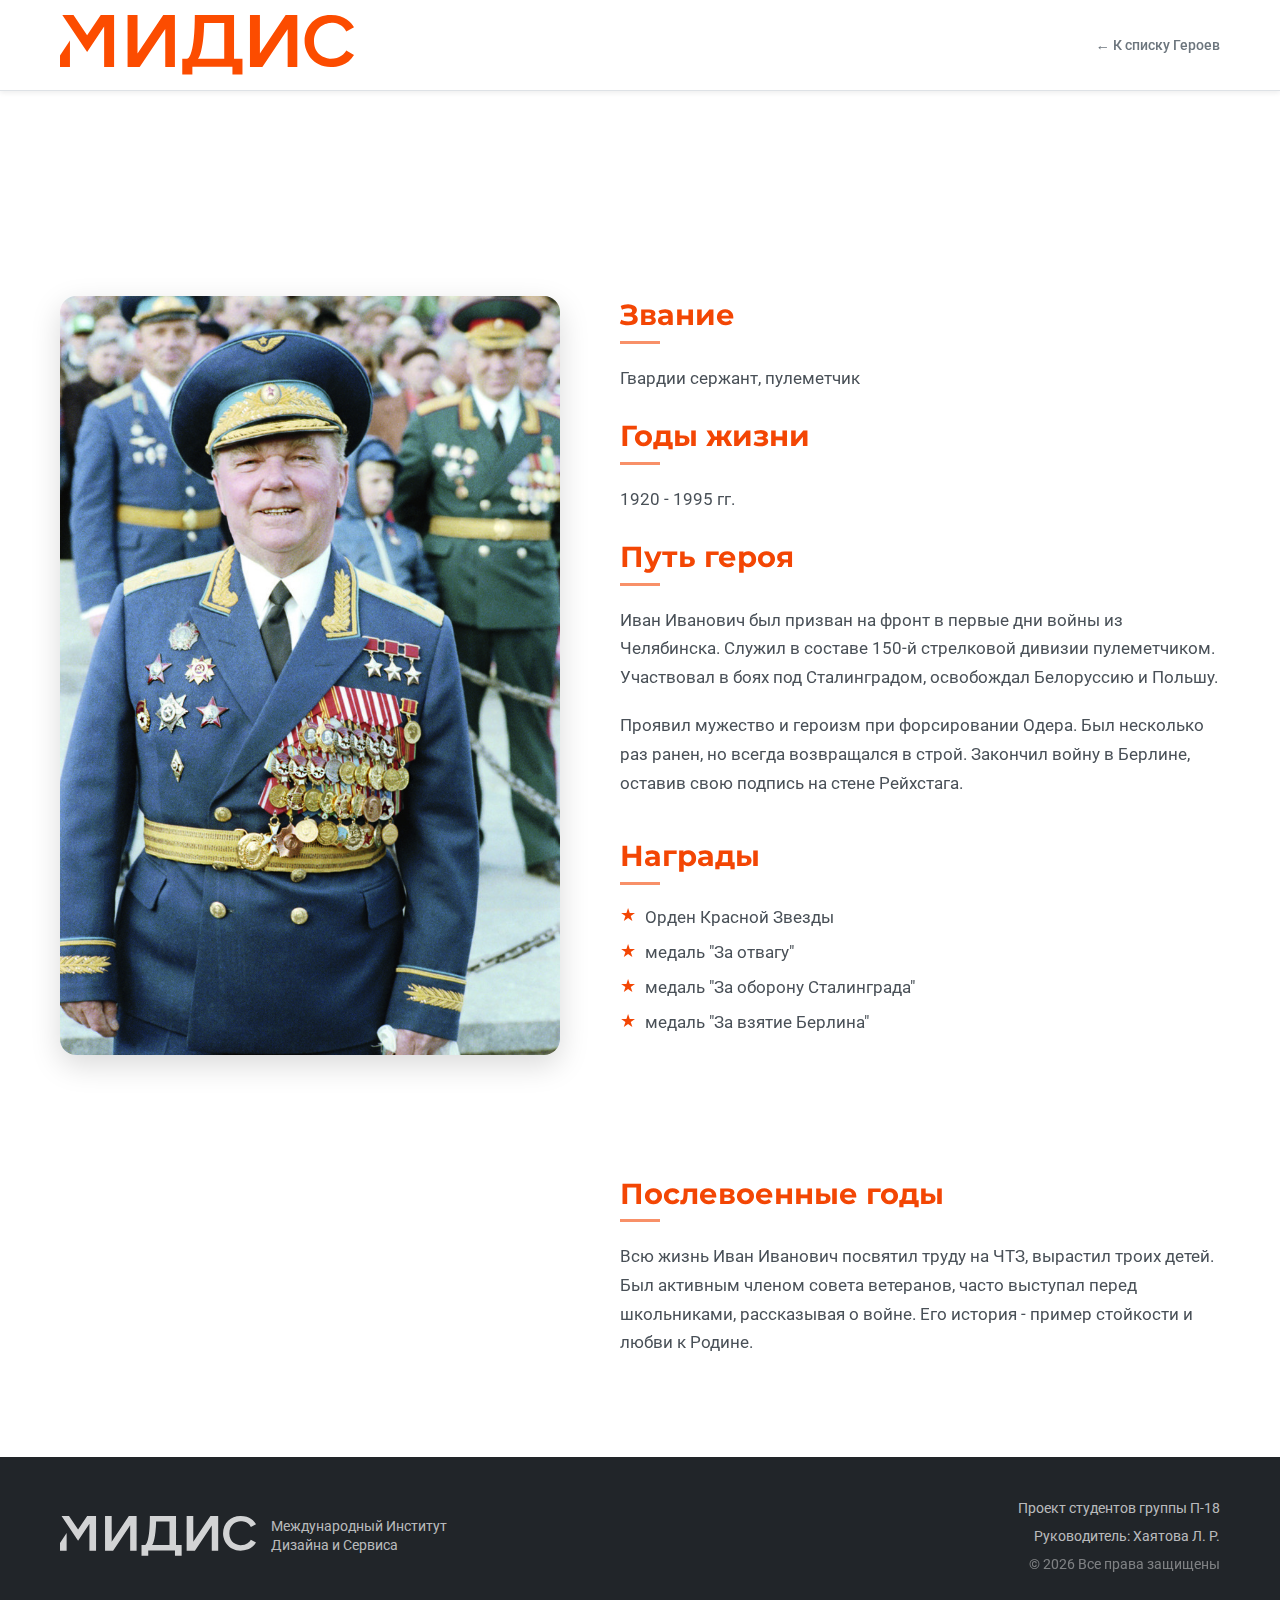
<file: ivanov-ii.html>
<!DOCTYPE html>
<html lang="ru">
<head>
    <meta charset="UTF-8">
    <meta name="viewport" content="width=device-width, initial-scale=1.0">
    <title>Иванов Иван Иванович - Бессмертный Полк МИДИС</title> <!-- Изменил title -->
    <link rel="stylesheet" href="style.css">
    <link rel="icon" href="img/polk-icon.png" type="image/png">
    <script src="script.js" defer></script>
</head>
<body>
     <div class="site-wrapper">
        <header class="site-header">
            <div class="container header-container">
                 <!-- Логотип МИДИС (слева) -->
                 <a href="index.html" class="logo-link">
                    <img src="img/Group.svg" alt="Логотип МИДИС" class="logo">
                 </a>
                 <!-- Ссылка "Назад" справа -->
                 <nav class="details-nav">
                    <a href="index.html#heroes" class="back-link">← К списку Героев</a>
                 </nav>
            </div>
            <!-- Убран details-nav-container -->
        </header>

        <main class="details-page-main">
            <section class="details-header container">
                 <h1 class="details-title animate-on-load fade-in-up">Иванов Иван Натанович</h1>
                 <!-- Новый подзаголовок -->
                 <p class="details-relationship animate-on-load fade-in-up delay-1">Прадедушка Ивановой Арины, студентки группы П-17</p>
            </section>

            <section class="details-content container">
                <div class="details-image-wrapper animate-on-scroll fade-in">
                     <img src="img/ivan.jpg" alt="Фотография Иванова Ивана Ивановича" class="details-image" loading="lazy">
                </div>

                <div class="details-text-wrapper animate-on-scroll fade-in-up">
                     <!-- Звание -->
                     <div class="details-info-block">
                         <h2 class="details-section-title">Звание</h2>
                         <p>Гвардии сержант, пулеметчик</p>
                     </div>

                     <!-- Годы жизни -->
                     <div class="details-info-block">
                        <h2 class="details-section-title">Годы жизни</h2>
                        <p>1920 - 1995 гг.</p>
                    </div>

                    <!-- Боевой путь -->
                    <h2 class="details-section-title">Путь героя</h2>
                    <p>
                        Иван Иванович был призван на фронт в первые дни войны из Челябинска. Служил в составе 150-й стрелковой дивизии пулеметчиком.
                        Участвовал в боях под Сталинградом, освобождал Белоруссию и Польшу.
                    </p>
                     <p>
                        Проявил мужество и героизм при форсировании Одера. Был несколько раз ранен, но всегда возвращался в строй.
                        Закончил войну в Берлине, оставив свою подпись на стене Рейхстага.
                    </p>

                    <!-- Награды -->
                    <h2 class="details-section-title">Награды</h2>
                    <ul class="details-awards-list">
                         <li>Орден Красной Звезды</li>
                         <li>медаль "За отвагу"</li>
                         <li>медаль "За оборону Сталинграда"</li>
                         <li>медаль "За взятие Берлина"</li>
                    </ul>

                     <!-- Цитата -->
                     <blockquote class="details-quote animate-on-scroll fade-in">
                        "Главное было – выжить и победить. Ради тех, кто ждал дома." - из воспоминаний Ивана Ивановича.
                    </blockquote>

                     <!-- Послевоенные годы -->
                     <h2 class="details-section-title">Послевоенные годы</h2>
                     <p>
                        Всю жизнь Иван Иванович посвятил труду на ЧТЗ, вырастил троих детей. Был активным членом совета ветеранов, часто выступал перед школьниками, рассказывая о войне. Его история - пример стойкости и любви к Родине.
                     </p>
                </div>
            </section>

        </main>

        <footer class="site-footer">
             <div class="container footer-container">
                 <div class="footer-logo">
                     <img src="img/Group.svg" alt="Логотип МИДИС" class="logo">
                     <span>Международный Институт<br>Дизайна и Сервиса</span>
                </div>
                <div class="footer-credits">
                    <p>Проект студентов группы П-18</p>
                    <p>Руководитель: Хаятова Л. Р.</p>
                    <p>© <span id="current-year"></span> Все права защищены</p>
                </div>
            </div>
        </footer>
    </div> <!-- /site-wrapper -->
</body>
</html>
</file>
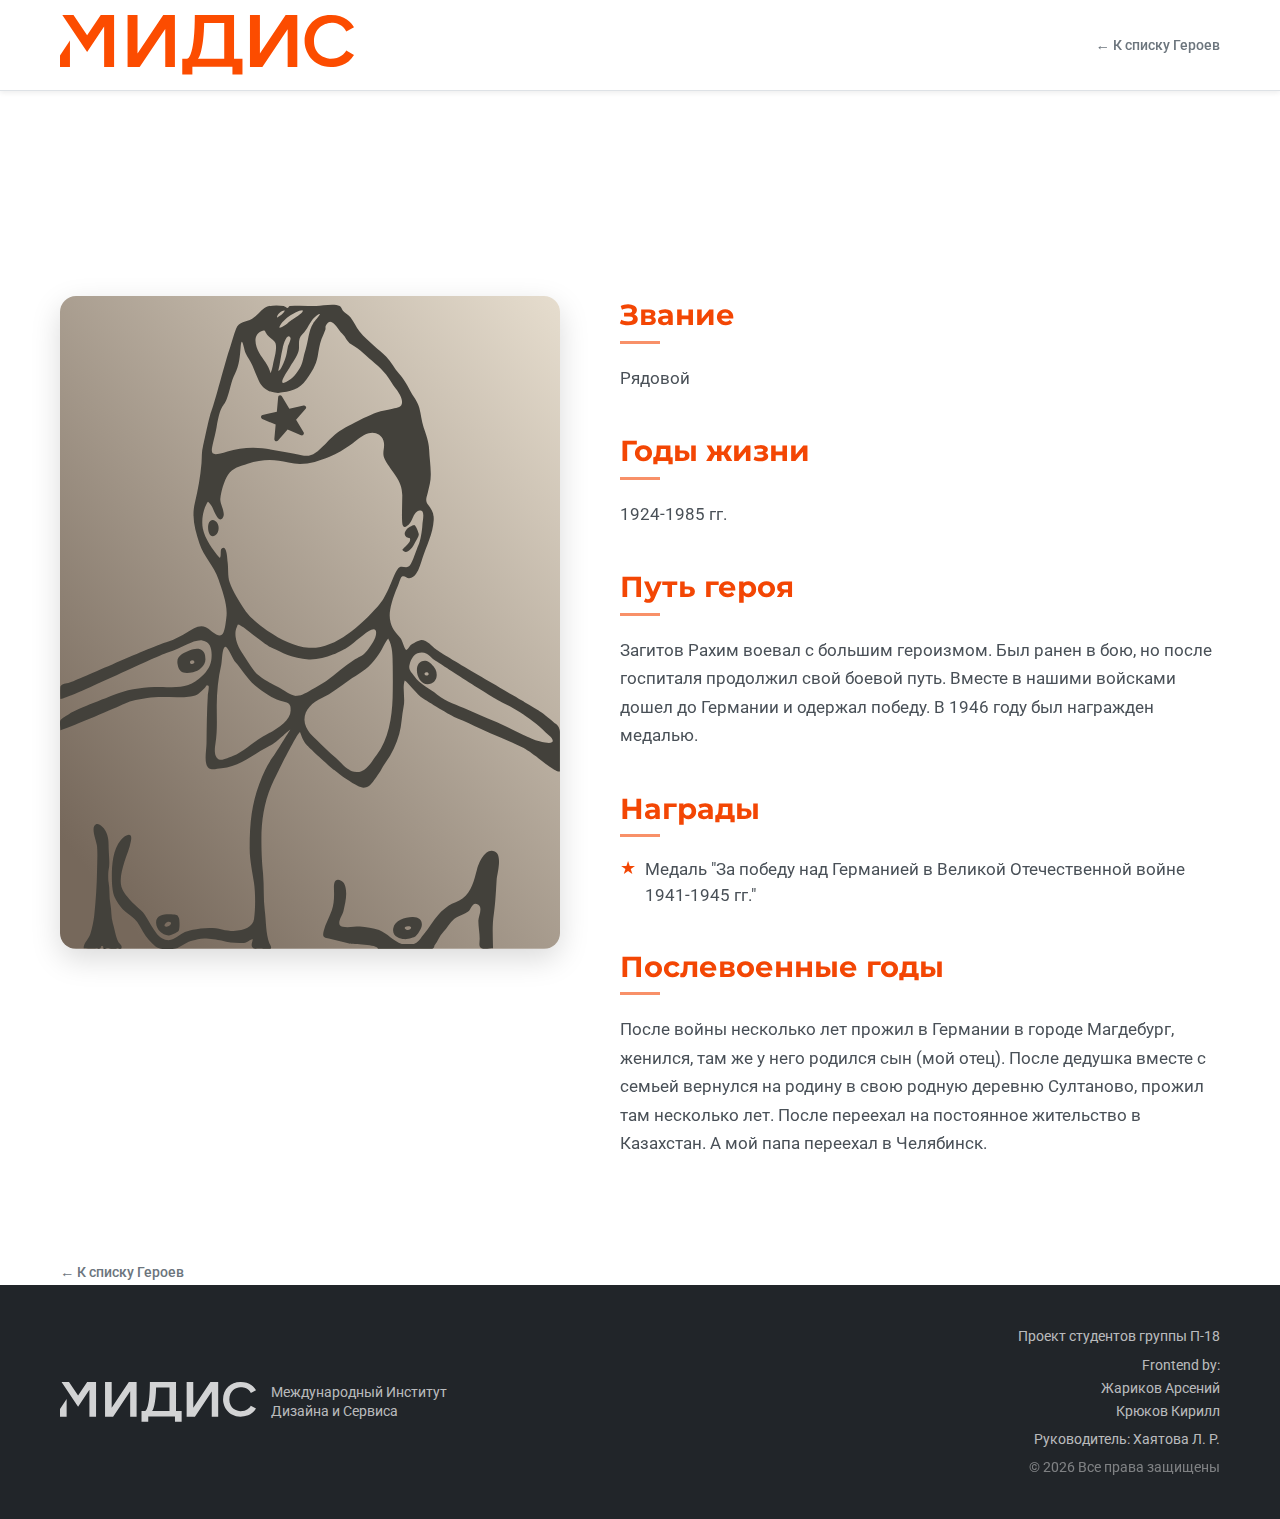
<file: zagitov.html>
<!DOCTYPE html>
<html lang="ru">
<head>
    <meta charset="UTF-8">
    <meta name="viewport" content="width=device-width, initial-scale=1.0">
    <title>Иванов Иван Иванович - Бессмертный Полк МИДИС</title>
    <link rel="stylesheet" href="style.css">
    <link rel="icon" href="img/polk-icon.png" type="image/png">
    <script src="script.js" defer></script>
</head>
<body>
     <div class="site-wrapper">
        <header class="site-header">
            <div class="container header-container">
                 <!-- Логотип МИДИС (слева) -->
                 <a href="index.html" class="logo-link">
                    <img src="img/Group.svg" alt="Логотип МИДИС" class="logo">
                 </a>
                 <!-- Ссылка "Назад" справа -->
                 <nav class="details-nav">
                    <a href="index.html#heroes" class="back-link">← К списку Героев</a>
                 </nav>
            </div>
        </header>

        <main class="details-page-main">
            <section class="details-header container">
                 <h1 class="details-title animate-on-load fade-in-up">Загитов Рахим Мухаммедович</h1>
                 <p class="details-relationship animate-on-load fade-in-up delay-1">Дедушка Хаятовой Лилии Рэхтямовна, преподавателя кафедры математики и информатики</p>
            </section>

            <section class="details-content container">
                <div class="details-image-wrapper animate-on-scroll fade-in">
                     <img src="img/soldier.svg" alt="Фотография Иванова Ивана Ивановича" class="details-image" loading="lazy">
                </div>

                <div class="details-text-wrapper animate-on-scroll fade-in-up">
                     <!-- Звание -->
                         <h2 class="details-section-title">Звание</h2>
                         <p>Рядовой</p>
                     <!-- Годы жизни -->
                        <h2 class="details-section-title">Годы жизни</h2>
                        <p>1924-1985 гг.</p>


                    <!-- Боевой путь -->
                    <h2 class="details-section-title">Путь героя</h2>
                    <p>
                        Загитов Рахим воевал с большим героизмом. Был ранен в бою, но после госпиталя продолжил свой боевой путь. Вместе в нашими войсками дошел до Германии и одержал победу. В 1946 году был награжден медалью.
                    </p>

                    <!-- Награды -->
                    <h2 class="details-section-title">Награды</h2>
                    <ul class="details-awards-list">
                         <li>Медаль "За победу над Германией в Великой Отечественной войне 1941-1945 гг."</li>
                    </ul>

                     <!-- Послевоенные годы -->
                     <h2 class="details-section-title">Послевоенные годы</h2>
                     <p>
                        После войны несколько лет прожил в Германии в городе Магдебург, женился, там же у него родился сын (мой отец). После дедушка вместе с семьей вернулся на родину в свою родную деревню Султаново, прожил там несколько лет. После переехал на постоянное жительство в Казахстан. А мой папа переехал в Челябинск.
                     </p>
                </div>
            </section>

        </main> <!-- Закрывающий тег main -->

        <!-- =========================================== -->
        <!-- === Кнопка "Назад" только для мобильных === -->
        <!-- =========================================== -->
        <div class="details-back-link-mobile container">
             <a href="index.html#heroes" class="back-link">← К списку Героев</a>
        </div>
        <!-- =========================================== -->


        <footer class="site-footer">
             <div class="container footer-container">
                 <div class="footer-logo">
                     <img src="img/Group.svg" alt="Логотип МИДИС" class="logo">
                     <span>Международный Институт<br>Дизайна и Сервиса</span>
                </div>
                <div class="footer-credits">
                    <p>Проект студентов группы П-18</p>
                    <p>Frontend by: <br>
                        Жариков Арсений<br>
                        Крюков Кирилл
                   </p>
                    <p>Руководитель: Хаятова Л. Р.</p>
                    <p>© <span id="current-year"></span> Все права защищены</p>
                </div>
            </div>
        </footer>
    </div> <!-- /site-wrapper -->
</body>
</html>
</file>
<file: style.css>
/* style.css */
@import url('https://fonts.googleapis.com/css2?family=Montserrat:wght@400;600;700;800&family=Roboto:wght@400;500&display=swap');

:root {
    --font-primary: 'Montserrat', sans-serif;
    --font-secondary: 'Roboto', sans-serif;

    --color-primary: #F34604; /* Основной оранжевый МИДИС */
    --color-primary-dark: #F34604;
    --color-text: #212529;
    --color-text-muted: #6C757D;
    --color-background: #FFFFFF;
    --color-background-alt: #F8F9FA;
    --color-border: #dee2e6;
    --color-overlay: rgba(0, 0, 0, 0.4); /* Для оверлеев на изображениях */

    --border-radius-sm: 4px;
    --border-radius-md: 8px;
    --border-radius-lg: 16px;

    --shadow-sm: 0 2px 5px rgba(0, 0, 0, 0.07);
    --shadow-md: 0 5px 15px rgba(0, 0, 0, 0.1);
    --shadow-lg: 0 10px 30px rgba(0, 0, 0, 0.15);

    --transition-speed: 0.3s;
}

/* Базовые настройки */
*,
*::before,
*::after {
    box-sizing: border-box;
    margin: 0;
    padding: 0;
}

html {
    scroll-behavior: smooth;
    font-size: 16px; /* Базовый размер шрифта */
}

body {
    font-family: var(--font-secondary);
    line-height: 1.7;
    color: var(--color-text);
    background-color: var(--color-background);
    -webkit-font-smoothing: antialiased;
    -moz-osx-font-smoothing: grayscale;
    overflow-x: hidden; /* Предотвращение горизонтальной прокрутки */
}

.site-wrapper {
    display: flex;
    flex-direction: column;
    min-height: 100vh;
}

main {
    flex-grow: 1;
}

.container {
    width: 100%;
    max-width: 1200px;
    margin: 0 auto;
    padding: 0 20px;
}

img {
    max-width: 100%;
    height: auto;
    display: block;
    vertical-align: middle;
}

a {
    color: var(--color-primary);
    text-decoration: none;
    transition: color var(--transition-speed) ease;
}

a:hover {
    color: var(--color-primary-dark);
}

h1, h2, h3, h4, h5, h6 {
    font-family: var(--font-primary);
    font-weight: 700;
    line-height: 1.3;
    color: var(--color-text);
}

/* Шапка */
.site-header {
    position: sticky;
    top: 0;
    z-index: 100;
    background-color: rgba(255, 255, 255, 0.95);
    backdrop-filter: blur(10px);
    -webkit-backdrop-filter: blur(10px);
    padding: 15px 0;
    border-bottom: 1px solid var(--color-border);
    box-shadow: var(--shadow-sm);
}

.header-container {
    display: flex;
    justify-content: space-between; /* Разносит логотипы по краям */
    align-items: center;
}

.logo {
    height: 60px; /* Ваш размер */
    transition: transform var(--transition-speed) ease;
    display: block; /* Полезно для img в flex */
}
.logo-link:hover .logo {
    transform: scale(1.05);
}
/* Стили для правого лого, если нужны специфичные */
.header-logo-right {
    height: 80px;
     /* Можно добавить стили, если нужно, например, отступ */
     /* margin-left: 20px; */
}

/* Удалены стили для .header-logos-wrapper, .header-separator, .project-info, .details-nav */


/* Hero Section */
.hero-section {
    position: relative;
    min-height: 85vh;
    display: flex;
    flex-direction: column;
    justify-content: center;
    align-items: center;
    text-align: center;
    color: var(--color-background);
    padding: 80px 0 40px;
    overflow: hidden;
}

.hero-background {
    position: absolute;
    top: 0;
    left: 0;
    /* Убраны фиксированные размеры, background-size: cover лучше для адаптивности */
    width: 100%;
    height: 100%;
    background-image: url('./img/123.png');
    background-size: cover;
    background-position: center;
    background-repeat: no-repeat;
    z-index: -2;
}

.hero-overlay {
    position: absolute;
    top: 0;
    left: 0;
    width: 100%;
    height: 100%;
    background: linear-gradient(rgba(0,0,0,0.4), rgba(0,0,0,0.7));
    z-index: -1;
}

.hero-content {
    z-index: 1;
    position: relative;
}

.hero-title {
    font-size: clamp(2.5rem, 6vw, 4.5rem);
    font-weight: 800;
    margin-bottom: 15px;
    color: var(--color-background);
    text-shadow: 2px 2px 8px rgba(0,0,0,0.5);
}

.hero-subtitle {
    font-size: clamp(1rem, 2.5vw, 1.5rem);
    font-weight: 400;
    margin-bottom: 30px;
    color: rgba(255, 255, 255, 0.9);
    max-width: 600px;
    margin-left: auto;
    margin-right: auto;
}
/* Стиль для символа в hero (замените .hero-banner-image, если он был) */
.hero-symbol-image {
     max-width: 150px; /* Настройте размер */
     margin: 30px auto 40px;
}

.scroll-down-link {
    position: absolute;
    bottom: 30px;
    left: 50%;
    transform: translateX(-50%);
    color: var(--color-background);
    opacity: 0.8;
    transition: opacity var(--transition-speed), transform var(--transition-speed);
    animation: bounce 2s infinite;
}
.scroll-down-link svg {
    width: 30px;
    height: 30px;
}
.scroll-down-link:hover {
    opacity: 1;
    transform: translateX(-50%) translateY(3px);
    color: var(--color-background);
}

@keyframes bounce {
  0%, 20%, 50%, 80%, 100% {transform: translateX(-50%) translateY(0);}
  40% {transform: translateX(-50%) translateY(-8px);}
  60% {transform: translateX(-50%) translateY(-4px);}
}


/* Intro Text Section */
.intro-section {
    padding: 80px 20px;
}

.intro-text-wrapper {
    max-width: 750px;
    margin: 0 auto;
    text-align: center;
}
.section-subtitle {
    font-size: 1.8rem;
    font-weight: 700;
    color: var(--color-primary);
    margin-bottom: 25px;
    position: relative;
    display: inline-block;
}
.section-subtitle::after {
    content: '';
    position: absolute;
    bottom: -8px;
    left: 50%;
    transform: translateX(-50%);
    width: 50px;
    height: 3px;
    background-color: var(--color-primary);
    border-radius: 2px;
}
.intro-text-wrapper p {
    font-size: 1.1rem;
    color: var(--color-text-muted);
    margin-bottom: 20px;
}

/* Heroes Section */
.monuments-section {
    padding: 80px 0;
    background-color: var(--color-background);
}

.section-header {
    text-align: center;
    margin-bottom: 60px;
}

.section-title {
    font-size: clamp(2rem, 5vw, 3rem);
    font-weight: 800;
    margin-bottom: 15px;
}
.section-title span {
    color: var(--color-primary);
    display: block;
    font-size: 0.7em;
    font-weight: 700;
    margin-bottom: 5px;
}

.section-description {
    font-size: 1.1rem;
    color: var(--color-text-muted);
    max-width: 900px;
    margin: 0 auto;
}

/* --- Стили для Поиска --- */
.search-wrapper {
    position: relative; /* Для позиционирования иконки */
    margin-bottom: 40px;
    display: flex;
    justify-content: center;
    padding: 0 20px; /* Добавляем padding к wrapper */
    /* max-width: 500px; Убрали отсюда, чтобы не ограничивать wrapper */
    /* margin-left: auto; Убрали */
    /* margin-right: auto; Убрали */
}

.search-input {
    font-family: var(--font-secondary);
    font-size: 1rem;
    padding: 12px 45px 12px 20px; /* top right bottom left (отступ для иконки справа) */
    border: 1px solid var(--color-border);
    border-radius: var(--border-radius-md);
    width: 100%;
    max-width: 500px; /* Ограничиваем ширину самого инпута */
    box-shadow: var(--shadow-sm);
    transition: border-color var(--transition-speed) ease, box-shadow var(--transition-speed) ease;
}

.search-input:focus {
    outline: none;
    border-color: var(--color-primary);
    box-shadow: 0 0 0 3px rgba(232, 122, 48, 0.25);
}

.search-input::-webkit-search-cancel-button,
.search-input::-webkit-search-decoration {
  -webkit-appearance: none;
  appearance: none;
}

.search-icon {
    position: absolute;
    top: 50%;
    /* Позиционируем относительно ПРАВОГО КРАЯ инпута, а не wrapper'а */
    /* Вычисляем: (ширина wrapper'а - макс ширина инпута) / 2 + отступ от края инпута */
    /* Проще спозиционировать относительно правого края wrapper'а и учесть padding */
    right: 35px; /* Отступ от правого края wrapper'а (с учетом padding: 20px) */
    transform: translateY(-50%);
    width: 20px;
    height: 20px;
    stroke: var(--color-primary);
    pointer-events: none;
}
/* Корректировка для search-icon, если max-width инпута активен */
@media (min-width: 540px) { /* 500px инпут + 2*20px padding wrapper'а */
     .search-icon {
        /* Когда инпут достиг макс. ширины, позиционируем относительно него */
         right: calc(50% - 500px / 2 + 45px - 20px - 5px); /* Центр - половина инпута + паддинг - иконка - отступ*/
         /* Альтернатива: Позиционировать относительно левого края */
         /* left: calc(50% + 500px / 2 - 45px); */
         /* Самый простой вариант: оставить right: 35px; если центрирование инпута не критично */
         /* Оставляем right: 35px для простоты, т.к. инпут центрирован через wrapper */
     }
}


.visually-hidden {
  position: absolute;
  width: 1px;
  height: 1px;
  margin: -1px;
  padding: 0;
  overflow: hidden;
  clip: rect(0, 0, 0, 0);
  border: 0;
}

.card-searched-out {
    display: none !important;
}
/* --- Конец стилей для поиска --- */


.monuments-grid {
    display: grid;
    grid-template-columns: repeat(auto-fill, minmax(min(100%, 320px), 1fr));
    gap: 40px;
}

/* Карточка героя */
.monument-card {
    background-color: var(--color-background);
    border-radius: var(--border-radius-lg);
    overflow: hidden;
    box-shadow: var(--shadow-md);
    transition: transform var(--transition-speed) ease, box-shadow var(--transition-speed) ease;
    position: relative;
}

.monument-card:hover {
    transform: translateY(-10px) scale(1.02);
    box-shadow: var(--shadow-lg);
}

.card-link {
    display: block;
    color: inherit;
}
.card-link:hover {
    color: inherit;
}


.card-image-container {
    height: 500px; /* ИЗМЕНЕНО: Увеличено с 250px */
    position: relative;
    overflow: hidden;
    background-color: #e0e0e0;
}
.monument-card:hover .card-image-container img {
     transform: scale(1.1);
}

.card-image-container img {
    width: 100%;
    height: 100%;
    object-fit: cover;
    transition: transform 0.5s ease;
}

.card-image-overlay {
    position: absolute;
    top: 0;
    left: 0;
    width: 100%;
    height: 100%;
    background-color: var(--color-overlay);
    opacity: 0;
    transition: opacity var(--transition-speed) ease;
}
.monument-card:hover .card-image-overlay {
    opacity: 1;
}

.placeholder-style {
    display: flex;
    align-items: center;
    justify-content: center;
    background: linear-gradient(135deg, #f0f0f0, #e0e0e0);
}
.placeholder-icon {
    font-size: 3rem;
    opacity: 0.5;
    font-family: sans-serif; /* Чтобы эмодзи отображался */
}

.card-content {
    padding: 25px;
}

.card-title {
    font-size: 1.3rem;
    font-weight: 700;
    margin-bottom: 10px;
    line-height: 1.4;
    display: -webkit-box;
    -webkit-line-clamp: 2;
    -webkit-box-orient: vertical;
    overflow: hidden;
    min-height: 2.8em;
}

.card-cta {
    display: inline-block;
    font-size: 0.9rem;
    font-weight: 600;
    color: var(--color-primary);
    margin-top: 10px;
    transition: transform var(--transition-speed) ease;
}

.monument-card:hover .card-cta {
    transform: translateX(5px);
    color: var(--color-primary-dark);
}

/* Стили для скрытых карточек */
.monument-card.hidden-card {
    display: none;
}

/* Стили для кнопки "Показать еще" */
.show-more-button {
    display: block;
    margin: 50px auto 30px;
    padding: 12px 30px;
    font-family: var(--font-primary);
    font-size: 1rem;
    font-weight: 600;
    color: var(--color-background);
    background-color: var(--color-primary);
    border: none;
    border-radius: var(--border-radius-md);
    cursor: pointer;
    transition: background-color var(--transition-speed) ease, transform var(--transition-speed) ease, box-shadow var(--transition-speed) ease;
    box-shadow: var(--shadow-sm);
}

.show-more-button:hover {
    background-color: var(--color-primary-dark);
    transform: translateY(-2px);
    box-shadow: var(--shadow-md);
}

.show-more-button:active {
     transform: translateY(0);
     box-shadow: none;
}

.show-more-button.hidden {
    display: none;
}


/* Стили для страницы деталей */
.details-page-main {
    padding-top: 40px;
}
/* Стили для .details-nav удалены, так как элемент удален из HTML */

.back-link { /* Если ссылка "назад" будет добавлена в другом месте */
    font-size: 0.9rem;
    color: var(--color-text-muted);
    font-weight: 500;
    transition: color var(--transition-speed);
    display: inline-block; /* Пример */
    margin-bottom: 0px;   /* Пример */
}
.back-link:hover {
    color: var(--color-primary);
}

.details-header {
    text-align: center;
    margin-bottom: 50px;
}
.details-title {
    font-size: clamp(2.2rem, 5vw, 3.5rem);
    margin-bottom: 10px;
}
.details-subtitle {
    font-size: clamp(1rem, 2vw, 1.3rem);
    color: var(--color-text-muted);
    font-weight: 400;
}

.details-content {
    display: grid;
    grid-template-columns: 1fr;
    gap: 40px;
    align-items: start;
    margin-bottom: 80px;
}

@media (min-width: 768px) {
    .details-content {
        grid-template-columns: 1fr 1.2fr;
         gap: 60px;
    }
    .details-image-wrapper {
        position: sticky;
        top: 100px;
    }
}

.details-image {
    width: 100%;
    border-radius: var(--border-radius-lg);
    box-shadow: var(--shadow-lg);
}

.details-text-wrapper h2 {
    font-size: 1.8rem;
    margin-bottom: 20px;
    margin-top: 30px;
    color: var(--color-primary);
     position: relative;
     padding-bottom: 10px;
}
.details-text-wrapper h2::after {
     content: '';
    position: absolute;
    bottom: 0;
    left: 0;
    width: 40px;
    height: 3px;
    background-color: var(--color-primary);
    opacity: 0.6;
}
.details-text-wrapper h2:first-of-type {
    margin-top: 0;
}

.details-text-wrapper p {
    margin-bottom: 20px;
    font-size: 1.05rem;
    color: #495057;
}

.details-quote {
    border-left: 4px solid var(--color-primary);
    padding-left: 20px;
    margin: 40px 0;
    font-style: italic;
    font-size: 1.1rem;
    color: var(--color-text-muted);
}


/* Подвал */
.site-footer {
    background-color: var(--color-text);
    color: rgba(255, 255, 255, 0.7);
    padding: 40px 0;
    margin-top: auto;
}

.footer-container {
    display: flex;
    flex-wrap: wrap;
    justify-content: space-between;
    align-items: center;
    gap: 20px;
}

.footer-logo {
    display: flex;
    align-items: center;
    gap: 15px;
}
.footer-logo .logo { /* Применяем стиль высоты и к лого в футере */
    height: 40px; /* Уменьшаем для футера */
    filter: brightness(0) invert(1);
    opacity: 0.8;
}
.footer-logo span {
    font-size: 0.85rem;
    line-height: 1.4;
}

.footer-credits {
    text-align: right;
    font-size: 0.85rem;
}
.footer-credits p {
    margin-bottom: 5px;
}
.footer-credits p:last-child {
    margin-bottom: 0;
    opacity: 0.6;
}

/* --- Анимации --- */
.animate-on-scroll {
    opacity: 0;
    --animation-duration: 0.6s;
    --animation-transform-y: 30px;
    transition: opacity var(--animation-duration) ease-out, transform var(--animation-duration) ease-out;
    transition-delay: calc(var(--stagger-index, 0) * 0.1s);
}
.animate-on-scroll.fast-reveal {
    --animation-duration: 0.4s;
    transition-delay: 0s !important;
}
.animate-on-scroll.fade-in-up {
    transform: translateY(var(--animation-transform-y));
}
.animate-on-scroll.is-visible {
    opacity: 1;
    transform: translateY(0);
}
.animate-on-load {
    opacity: 0;
    animation-duration: 0.8s;
    animation-timing-function: ease-out;
    animation-fill-mode: forwards;
}
.animate-on-load.fade-in { animation-name: fadeIn; }
.animate-on-load.fade-in-up { animation-name: fadeInUp; }
.animate-on-load.delay-1 { animation-delay: 0.2s; }
.animate-on-load.delay-2 { animation-delay: 0.4s; }
.animate-on-load.delay-3 { animation-delay: 0.6s; }
.animate-on-load.delay-4 { animation-delay: 0.8s; }


/* Адаптивность */
@media (max-width: 768px) {
    .header-container {
        flex-direction: column; /* Ставим логотипы друг под другом на мобильных */
        gap: 15px;
    }
    /* .project-info { text-align: center;} Удалено */
    /* .details-nav { margin-left: 0; margin-top: 10px; } Удалено */

    .footer-container {
        flex-direction: column;
        text-align: center;
        gap: 30px;
    }
    .footer-logo { flex-direction: column; }
    .footer-credits { text-align: center; }

    .section-title span { display: inline; font-size: 1em;}

    /* Позиционирование иконки поиска на мобильных */
    .search-icon {
        right: 30px; /* Ближе к краю на узких экранах */
    }
}

/* Кейфреймы для анимаций при загрузке */
@keyframes fadeIn {
    from { opacity: 0; }
    to { opacity: 1; }
}

@keyframes fadeInUp {
    from {
        opacity: 0;
        transform: translateY(20px);
    }
    to {
        opacity: 1;
        transform: translateY(0);
    }
}

/* Удалены дублирующиеся и ненужные стили для фильтров */
/* Адаптивность */
@media (max-width: 768px) {
    .header-container {
        flex-direction: column; /* Ставим логотипы друг под другом на мобильных */
        gap: 15px; /* Расстояние между логотипами (вертикальное) */
    }

    /* !!! НОВОЕ ПРАВИЛО !!! */
    /* Добавляем нижнюю границу к ПЕРВОМУ элементу (ссылке с лого) в шапке */
    .header-container > .logo-link:first-child { /* :first-child выберет именно первый логотип */
        padding-bottom: 15px; /* Отступ ПОД первым лого ДО линии (равен gap для симметрии) */
        border-bottom: 4px solid #F34604; /* Толщина, стиль и ВАШ ЦВЕТ линии */
        width: auto; /* Чтобы граница не растягивалась на всю ширину, а была под лого */
        display: inline-block; /* Необходимо для корректной работы padding/border */
    }
    /* !!! КОНЕЦ НОВОГО ПРАВИЛА !!! */


    /* .project-info { text-align: center;} Удалено */
    /* .details-nav { margin-left: 0; margin-top: 10px; } Удалено */

    .footer-container {
        flex-direction: column;
        text-align: center;
        gap: 30px;
    }
    .footer-logo { flex-direction: column; }
    .footer-credits { text-align: center; }

    .section-title span { display: inline; font-size: 1em;}

    /* Позиционирование иконки поиска на мобильных */
    .search-icon {
        right: 30px; /* Ближе к краю на узких экранах */
    }
}
/* Адаптивность */
@media (max-width: 768px) {
    /* !!! НОВОЕ ПРАВИЛО !!! */
    .site-header {
        position: static; /* Отменяем "прилипание" шапки на мобильных */
        /* Сбрасываем стили, которые нужны только для sticky, если необходимо */
        /* top: auto; */
        /* z-index: auto; */
        /* backdrop-filter: none; */ /* Если не нужен блюр */
        /* box-shadow: none; */    /* Если не нужна тень */
    }
    /* !!! КОНЕЦ НОВОГО ПРАВИЛА !!! */

    .header-container {
        flex-direction: column; /* Ставим логотипы друг под другом на мобильных */
        gap: 15px; /* Расстояние между логотипами (вертикальное) */
    }

    .header-container > .logo-link:first-child { /* :first-child выберет именно первый логотип */
        padding-bottom: 15px; /* Отступ ПОД первым лого ДО линии (равен gap для симметрии) */
        border-bottom: 2px solid #F34604; /* Толщина, стиль и ВАШ ЦВЕТ линии */
        width: auto; /* Чтобы граница не растягивалась на всю ширину, а была под лого */
        display: inline-block; /* Необходимо для корректной работы padding/border */
    }

    .footer-container {
        flex-direction: column;
        text-align: center;
        gap: 30px;
    }
    .footer-logo { flex-direction: column; }
    .footer-credits { text-align: center; }

    .section-title span { display: inline; font-size: 1em;}

    .search-icon {
        right: 30px; /* Ближе к краю на узких экранах */
    }
}
/* Стили для страницы деталей */
/* Контейнер для ссылки "Назад" под шапкой */
.details-nav-container {
    padding-top: 15px;
    padding-bottom: 15px;
    border-bottom: 1px solid var(--color-border); /* Линия под ссылкой */
    background-color: var(--color-background); /* Фон, если шапка не полностью непрозрачна */
}
.details-nav {
    /* margin-left: auto; - Больше не нужно */
    text-align: left; /* Или right, если хотите справа */
}

.back-link {
    font-size: 0.9rem;
    color: var(--color-text-muted);
    font-weight: 500;
    transition: color var(--transition-speed);
    display: inline-block;
    margin-bottom: 0; /* Убрали отступ снизу */
}
.back-link:hover {
    color: var(--color-primary);
}

.details-page-main {
    padding-top: 40px;
}

.details-header {
    text-align: center;
    margin-bottom: 50px;
}
.details-title {
    font-size: clamp(2.2rem, 5vw, 3.5rem);
    margin-bottom: 10px;
}
/* Стиль для нового подзаголовка "Прадедушка..." */
.details-relationship {
    font-size: clamp(1rem, 2vw, 1.2rem); /* Чуть меньше основного текста */
    color: var(--color-text-muted);
    font-weight: 400;
    margin-top: 5px;
}
/* Старый .details-subtitle больше не используется */


.details-content {
    display: grid;
    grid-template-columns: 1fr;
    gap: 40px;
    align-items: start;
    margin-bottom: 80px;
}

@media (min-width: 768px) {
    .details-content {
        grid-template-columns: 1fr 1.2fr; /* Оставляем двухколоночный макет */
         gap: 60px;
    }
    .details-image-wrapper {
        position: sticky;
        top: 100px; /* Оставляем прилипание картинки */
    }
}

.details-image {
    width: 100%;
    border-radius: var(--border-radius-lg);
    box-shadow: var(--shadow-lg);
}

/* Стили для текстового блока справа */
.details-text-wrapper {
    /* Можно добавить padding-top, если нужно */
}

/* Блоки "Звание", "Годы жизни" */
.details-info-block {
    margin-bottom: 25px; /* Отступ между блоками */
}

.details-info-title { /* h3 */
    font-size: 1.1rem; /* Меньше чем h2 */
    font-weight: 700;
    color: var(--color-text); /* Основной цвет текста */
    margin-bottom: 5px;
    /* Убираем подчеркивание, если оно есть у h3 по умолчанию */
    text-decoration: none;
    border-bottom: none;
    padding-bottom: 0;
}
.details-info-block p {
    font-size: 1rem;
    color: var(--color-text-muted);
    margin-bottom: 0; /* Убираем лишний отступ у параграфа */
}
.details-info-block h3::after {
    display: none; /* Убираем псевдоэлемент ::after, если он наследовался */
}


/* Основные заголовки секций (h2) */
.details-section-title {
    font-size: 1.6rem; /* Немного меньше, чем .section-subtitle */
    margin-bottom: 15px; /* Уменьшил отступ */
    margin-top: 40px; /* Увеличил отступ сверху */
    color: var(--color-primary);
    position: relative;
    padding-bottom: 8px;
}
.details-section-title::after {
    display: none; /* Убираем маленькое подчеркивание от h2 */
}
.details-text-wrapper h2:first-of-type { /* Убираем верхний отступ у первого h2 */
    margin-top: 20px;
}

.details-text-wrapper p {
    margin-bottom: 20px;
    font-size: 1.05rem;
    color: #495057;
}

/* Список наград */
/* Список наград */
.details-awards-list {
    list-style: none; /* Убираем стандартные маркеры */
    padding-left: 0;
    margin-top: 0;
    margin-bottom: 30px;
}

.details-awards-list li {
    position: relative; /* Для позиционирования псевдоэлемента */
    padding-left: 1.5em; /* Отступ слева для звездочки (подберите по вкусу) */
    margin-bottom: 10px;
    font-size: 1.05rem;
    color: #495057;
    line-height: 1.5; /* Улучшаем выравнивание при переносе строк */
}

/* Заменяем линию на звездочку */
.details-awards-list li::before {
    content: '★'; /* Unicode символ звезды */
    position: absolute;
    left: 10px;
    font-size: 1.05rem;
    color: #495057;
    line-height: 1.4; /* <<< Добавляем для лучшего вертикального выравнивания звезды */
}

.details-awards-list li::before {
    content: '★'; /* <<< ЗВЕЗДОЧКА вместо линии */
    position: absolute;
    left: 0;
    top: 0.1em; /* <<< Подбираем вертикальное положение звезды */
    /* transform: translateY(-50%); <<< Больше не нужен для символа */
    /* Убираем свойства линии */
    /* width: 2px; */
    /* height: 1.1em; */
    /* background-color: var(--color-primary); */
    /* border-radius: 1px; */
    color: var(--color-primary); /* <<< Задаем цвет звездочке */
    font-size: 1.1em; /* <<< Можно настроить размер звезды */
    line-height: 1; /* <<< Чтобы звезда не влияла на высоту строки li */
}

.details-quote {
    border-left: 4px solid var(--color-primary);
    padding-left: 20px;
    margin: 40px 0;
    font-style: italic;
    font-size: 1.1rem;
    color: var(--color-text-muted);
}
/* Контейнер для ссылки "Назад" под шапкой */
.details-nav-container {
    padding-top: 15px;
    padding-bottom: 15px;
    border-bottom: 1px solid var(--color-border); /* Линия под ссылкой */
    background-color: var(--color-background); /* Фон, если шапка не полностью непрозрачна */
}
/* И этот стиль для .details-nav внутри него */
/* .details-nav { */
    /* text-align: left; */ /* Или right, если хотите справа */
/* } */
/* Шапка */
/* ... другие стили шапки ... */
.header-container {
    display: flex;
    justify-content: space-between;
    align-items: center;
}

/* Позиционирование навигации на странице деталей */
.details-nav {
    margin-left: auto; /* Прижимает ссылку "назад" вправо */
}

.back-link {
    font-size: 0.9rem;
    color: var(--color-text-muted);
    font-weight: 500;
    transition: color var(--transition-speed);
    display: inline-block;
    margin-bottom: 0;
}
.back-link:hover {
    color: var(--color-primary);
}
/* Заголовки секций (h2) на странице деталей */
.details-text-wrapper h2 { /* Используем оригинальный селектор */
    font-size: 1.8rem;
    margin-bottom: 20px; /* Стандартный отступ */
    margin-top: 40px;    /* Отступ сверху */
    color: var(--color-primary);
    position: relative; /* Нужно для ::after */
    padding-bottom: 10px; /* Отступ под текстом до линии */
    /* border-bottom: none; /* Убираем длинную линию */
}
/* Возвращаем короткую линию */
.details-text-wrapper h2::after {
     content: '';
    position: absolute;
    bottom: 0;
    left: 0; /* Линия начинается слева под текстом */
    width: 40px; /* Короткая длина линии */
    height: 3px; /* Толщина линии */
    background-color: var(--color-primary); /* Оранжевый цвет */
    opacity: 0.6; /* Можно оставить или сделать 1 для полной непрозрачности */
    display: block; /* Убедимся, что псевдоэлемент отображается */
}
/* Убираем верхний отступ у самого первого H2 */
.details-text-wrapper h2:first-of-type {
    margin-top: 0;
}
/* Убираем длинную линию, если использовали отдельный класс */
/* .details-section-title {
    border-bottom: none;
}
.details-section-title::after {
    display: block; /* Показываем псевдоэлемент, если скрывали */
/* } */
/* --- Стили для Прелоадера (Попытка №3 - Упрощенная анимация) --- */
/* --- Стили для Прелоадера (Анимация Blur + Scale + Overshoot + Dissolve - Исправлено позиционирование) --- */
#preloader {
    position: fixed;
    left: 0; top: 0; right: 0; bottom: 0;
    z-index: 9999;
    background-color: var(--color-background);
    display: flex;
    justify-content: center;
    align-items: center;
    opacity: 1; /* Прелоадер виден */
    visibility: visible;
    pointer-events: none; /* Не мешает кликам */
    /* overflow: hidden; - Можно вернуть, если нужно обрезать */
}

/* Класс hidden больше не используется для прелоадера */

/* Контейнер для элементов */
.preloader-content {
    display: flex;
    align-items: center;
    justify-content: space-between; /* <<< Разносим лого по краям */
    /* gap: 20px; */ /* <<< Убираем gap */
    width: 320px; /* <<< Задаем ширину контейнера (подберите значение!) */
    /* Ширина должна быть достаточной, чтобы вместить логотипы при scale(1.6) */
    /* Примерный расчет: (60*1.6) + (10*2 маржин) + 2 + (10*2 маржин) + (X*1.6) < Ширина контейнера */
    /* (где X - ширина второго лого) */
    /* Увеличьте, если логотипы все равно наезжают */
}

/* Общие стили только для ЛОГОТИПОВ */
.preloader-logo-img {
    height: 60px;
    max-width: 150px;
    opacity: 0; /* Начинаем невидимыми */
    /* Применяем основную анимацию */
    animation-name: finalLogoAnimation; /* Новое имя */
    animation-duration: 4.8s;
    animation-timing-function: ease-in-out;
    animation-fill-mode: forwards;
}
.preloader-logo-right {
    height: 80px; /* Высота второго лого */
}

/* Задержка анимации для логотипов */
.preloader-logo-left {
    animation-delay: 0s;
}
.preloader-logo-right {
    animation-delay: 0.3s; /* Небольшая задержка */
}


/* Разделитель */
.preloader-separator {
    display: block;
    width: 2px;
    height: 50px;
    background-color: var(--color-primary);
    border-radius: 1px;
    flex-shrink: 0; /* Не сжиматься */
    margin: 0 10px; /* <<< Добавляем боковые отступы */
    opacity: 0; /* Начинаем невидимым */
    /* Отдельная, более простая анимация для разделителя */
    animation-name: separatorFadeInOut; /* Новое имя */
    animation-duration: 4.8s; /* Та же общая длительность */
    animation-timing-function: ease-in-out;
    animation-delay: 0.15s; /* Появляется между лого */
    animation-fill-mode: forwards;
}


/* --- Ключевые кадры Анимации ЛОГОТИПОВ --- */
@keyframes finalLogoAnimation {
  0% {
    opacity: 0;
    filter: blur(10px);
    transform: scale(0.5);
  }
  60% { /* Фокус + Увеличение */
    opacity: 1;
    filter: blur(0px);
    transform: scale(1.5);
  }
  80% { /* Пик увеличения */
    opacity: 1;
    filter: blur(0px);
    transform: scale(1.6);
  }
  100% { /* Растворение */
    opacity: 0;
    filter: blur(8px);
    transform: scale(1);
  }
}

/* --- Ключевые кадры Анимации РАЗДЕЛИТЕЛЯ --- */
@keyframes separatorFadeInOut {
    0% {
        opacity: 0;
        transform: scaleY(0.5); /* Начинаем сплюснутым */
    }
    15% { /* Быстро появляется и вырастает */
        opacity: 1;
        transform: scaleY(1);
    }
    85% { /* Остается видимым большую часть времени */
        opacity: 1;
        transform: scaleY(1);
    }
    100% { /* Исчезает вместе с логотипами */
        opacity: 0;
        transform: scaleY(0.8); /* Немного сжимается при исчезновении */
    }
}

/* --- Конец стилей для Прелоадера --- */

.site-wrapper {
    display: flex;
    flex-direction: column;
    min-height: 100vh;
    opacity: 0; /* <<< Сайт изначально невидимый */
    transition: opacity 0.6s ease-in-out; /* <<< Плавное появление (0.6с) */
}

.site-wrapper.site-loaded {
    opacity: 1; /* <<< Делаем сайт видимым */
}
</file>
